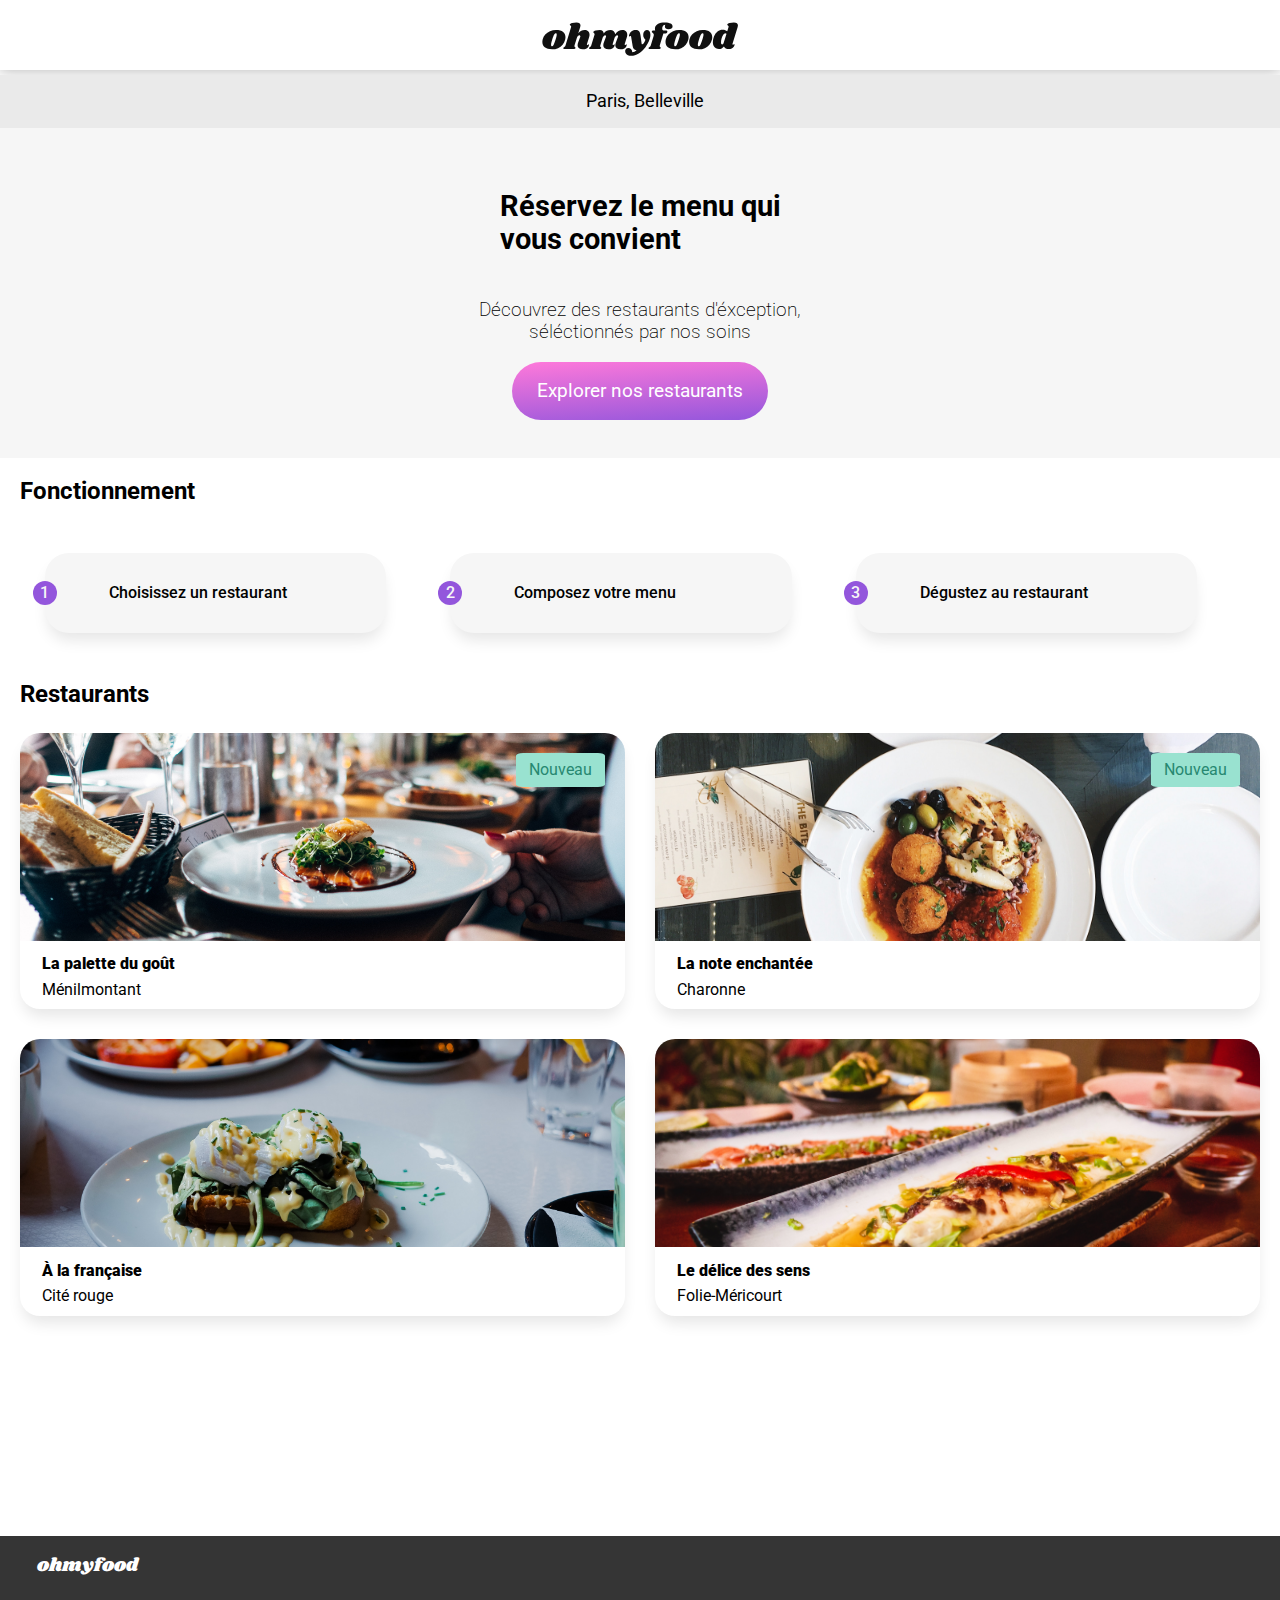
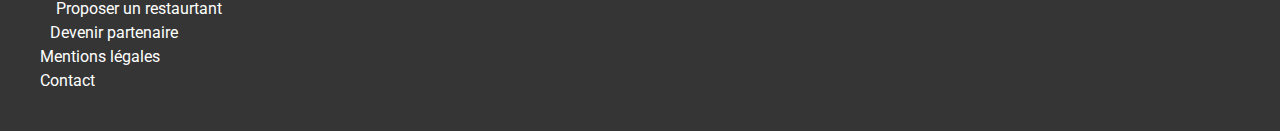
<file: index.html>
<!DOCTYPE html>
<html lang="fr">
  <head>
    <meta charset="UTF-8" />
    <meta
      name="viewport"
      content="wclassth=device-wclassth, initial-scale=1.0"
    />

    <title>OhMyFood test 123</title>
    <!--Favicon-->
    <link rel="icon" href="images/favicon/apple-icon-120x120.png" />
    <!--FontsAwesome icones-->
    <link
      rel="stylesheet"
      href="https://cdnjs.cloudflare.com/ajax/libs/font-awesome/6.0.0-beta2/css/all.min.css"
      integrity="sha512-YWzhKL2whUzgiheMoBFwW8CKV4qpHQAEuvilg9FAn5VJUDwKZZxkJNuGM4XkWuk94WCrrwslk8yWNGmY1EduTA=="
      crossorigin="anonymous"
      referrerpolicy="no-referrer"
    />
    <!--police  -->
    <link rel="preconnect" href="https://fonts.googleapis.com" />
    <link rel="preconnect" href="https://fonts.gstatic.com" crossorigin />
    <link
      href="https://fonts.googleapis.com/css2?family=Roboto:ital,wght@0,100;0,300;0,400;0,500;0,700;0,900;1,100;1,300;1,400;1,500;1,700;1,900&family=Shrikhand&display=swap"
      rel="stylesheet"
    />

    <!-- Feuilles de style perso -->
    <link type="text/css" rel="stylesheet" href="Public/css/style.css" />
  </head>

  <body>
    <header>
      <img src="images/logo/ohmyfood@2x2.svg" alt="logo-ohmyfood" />
    </header>
    <main>
      <div class="loc-banner">
        <i class="fas fa-map-marker-alt"> </i> <span>Paris, Belleville</span>
      </div>
      <section class="intro">
        <h2>
          Réservez le menu qui <br />
          vous convient
        </h2>
        <p>
          <span>Découvrez des restaurants d'éxception,</span>
          <span>séléctionnés par nos soins</span>
        </p>
        <a href="#">Explorer nos restaurants</a>
      </section>
      <div class="main-wrapper">
        <section class="process">
          <h2>Fonctionnement</h2>
          <div class="process-list">
            <p class="steps">
              <span>1</span> <i class="fas fa-mobile-alt fa-lg"></i>Choisissez
              un restaurant
            </p>
            <p class="steps">
              <span>2</span> <i class="fas fa-list-ul fa-lg"></i>Composez votre
              menu
            </p>
            <p class="steps">
              <span>3</span> <i class="fas fa-store fa-lg"></i>Dégustez au
              restaurant
            </p>
          </div>
        </section>
        <section class="resto">
          <h2>Restaurants</h2>
          <div class="resto-wrapper">
            <div class="resto-col">
              <a class="resto-card" href="PaletteDuGout.html">
                <div class="resto-img">
                  <img
                    class="resto-photo"
                    src="images/restaurants/jay-wennington-N_Y88TWmGwA-unsplash.jpg"
                    alt=""
                  />
                  <div class="sticker">Nouveau</div>
                </div>
                <footer class="card-footer">
                  <div class="resto-txt">
                    <h4 class="resto-name">
                      <strong>La palette du goût</strong>
                    </h4>
                    <span class="resto-loc">Ménilmontant</span>
                  </div>
                  <div class="heart-ico">
                    <i class="far fa-heart"></i>
                  </div>
                </footer>
              </a>
              <a class="resto-card" href="NoteEnchantee.html">
                <div class="resto-img">
                  <img
                    class="resto-photo"
                    src="images/restaurants/stil-u2Lp8tXIcjw-unsplash.jpg"
                    alt=""
                  />
                  <div class="sticker">Nouveau</div>
                </div>
                <footer class="card-footer">
                  <div class="resto-txt">
                    <h4 class="resto-name">
                      <strong>La note enchantée</strong>
                    </h4>
                    <span class="resto-loc">Charonne</span>
                  </div>
                  <div class="heart-ico">
                    <i class="far fa-heart"></i>
                  </div>
                </footer>
              </a>
            </div>
            <div class="resto-col">
              <a class="resto-card" href="#">
                <div class="resto-img">
                  <img
                    class="resto-photo"
                    src="images/restaurants/toa-heftiba-DQKerTsQwi0-unsplash.jpg"
                    alt=""
                  />
                </div>
                <footer class="card-footer">
                  <div class="resto-txt">
                    <h4 class="resto-name"><strong>À la française</strong></h4>
                    <span class="resto-loc">Cité rouge</span>
                  </div>
                  <div class="heart-ico">
                    <i class="far fa-heart"></i>
                  </div>
                </footer>
              </a>
              <a class="resto-card" href="#">
                <div class="resto-img">
                  <img
                    class="resto-photo"
                    src="images/restaurants/louis-hansel-shotsoflouis-qNBGVyOCY8Q-unsplash.jpg"
                    alt=""
                  />
                </div>
                <footer class="card-footer">
                  <div class="resto-txt">
                    <h4 class="resto-name">
                      <strong>Le délice des sens</strong>
                    </h4>
                    <span class="resto-loc">Folie-Méricourt</span>
                  </div>
                  <div class="heart-ico">
                    <i class="far fa-heart"></i>
                  </div>
                </footer>
              </a>
            </div>
          </div>
        </section>
      </div>
    </main>
    <footer class="footer">
      <h3>ohmyfood</h3>
      <ul>
        <li><i class="fas fa-utensils"></i>Proposer un restaurtant</li>
        <li><i class="fas fa-hands-helping"></i>Devenir partenaire</li>
        <li>Mentions légales</li>
        <li>Contact</li>
      </ul>
    </footer>
  </body>
</html>
</file>
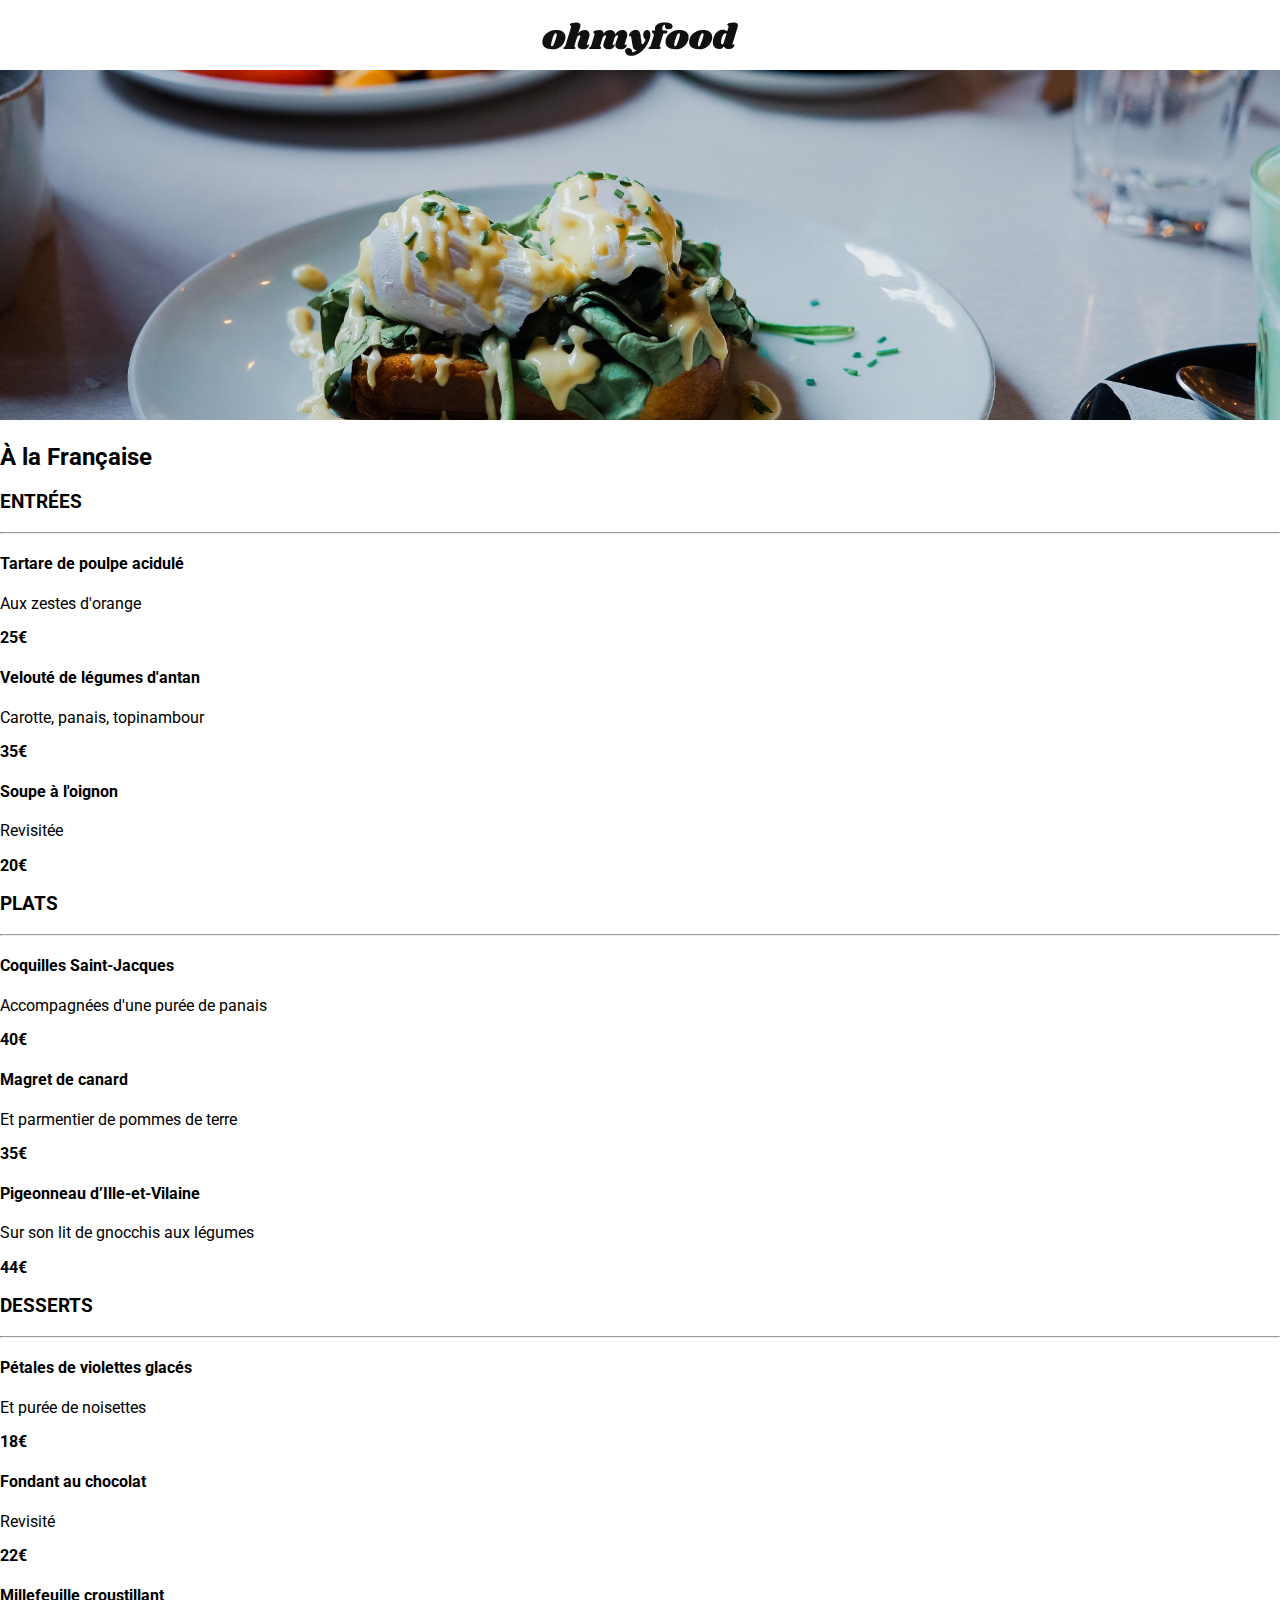
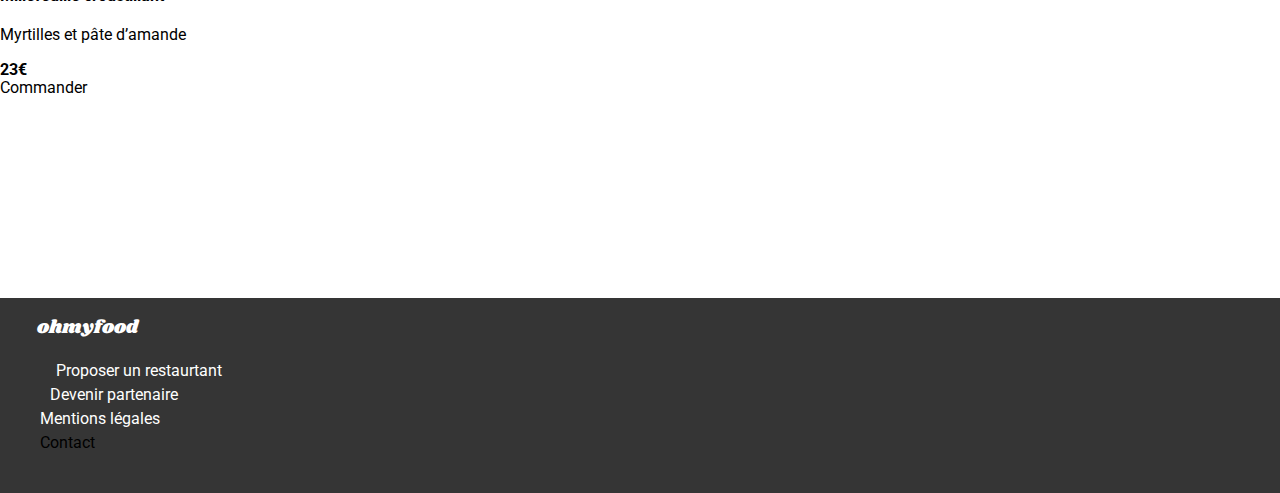
<file: AlaFrancaise.html>
<!DOCTYPE html>
<html lang="fr">
  <head>
    <meta charset="UTF-8" />
    <meta name="viewport" content="width=device-width, initial-scale=1.0" />

    <title>À la Française</title>
    <!-- Favicon -->
    <link rel="icon" href="images/favicon/favicon.ico" />
    <!--FontsAwesome icones-->
    <link
      rel="stylesheet"
      href="https://cdnjs.cloudflare.com/ajax/libs/font-awesome/6.0.0-beta2/css/all.min.css"
      integrity="sha512-YWzhKL2whUzgiheMoBFwW8CKV4qpHQAEuvilg9FAn5VJUDwKZZxkJNuGM4XkWuk94WCrrwslk8yWNGmY1EduTA=="
      crossorigin="anonymous"
      referrerpolicy="no-referrer"
    />
    <!--police  -->
    <link rel="preconnect" href="https://fonts.googleapis.com" />
    <link rel="preconnect" href="https://fonts.gstatic.com" crossorigin />
    <link
      href="https://fonts.googleapis.com/css2?family=Roboto:ital,wght@0,100;0,300;0,400;0,500;0,700;0,900;1,100;1,300;1,400;1,500;1,700;1,900&family=Shrikhand&display=swap"
      rel="stylesheet"
    />

    <!--Feuilles de style perso-->
    <link type="text/css" rel="stylesheet" href="Public/css/style.css" />
  </head>

  <body>
    <header>
      <a class="return" href="index.html"><i class="fas fa-arrow-left"></i></a>
      <a class="link-menu" href="index.html"
        ><img src="images/logo/ohmyfood@2x2.svg" alt="logo-ohmyfood"
      /></a>
    </header>
    <main>
      <div class="ban_photo">
        <img
          class="pic-resto"
          src="images/restaurants/toa-heftiba-DQKerTsQwi0-unsplash.jpg"
          alt="assiette gastronimique avec salade sur lit de saumon, avec cocquille saint-jacques"
        />
      </div>
      <section class="menu">
        <div class="main__wrapper">
          <h2>
            À la Française
            <span class="coeur"
              ><label class="heart">
                <i class="far fa-heart heart__anim--empty"></i>
                <i class="far fa-heart heart__anim--mask"></i> </label
            ></span>
          </h2>
          <div class="type__wrapper">
            <div class="menu__wrapper">
              <div class="type_plus_Underline">
                <h3 class="menu__type starter">ENTRÉES</h3>
                <hr class="type__underline" />
              </div>
              <div class="item fadeInFun1">
                <div class="item__txt">
                  <h4 class="item__txt--tittle">Tartare de poulpe acidulé</h4>
                  <p class="item__txt--desc">Aux zestes d'orange</p>
                </div>
                <div class="item__price">
                  <strong>25€</strong>
                </div>
                <div class="item__check">
                  <i class="fas fa-check-circle item__check--ico"></i>
                </div>
              </div>
              <div class="item fadeInFun2">
                <div class="item__txt">
                  <h4 class="item__txt--tittle">Velouté de légumes d'antan</h4>
                  <p class="item__txt--desc">Carotte, panais, topinambour</p>
                </div>
                <div class="item__price">
                  <strong>35€</strong>
                </div>
                <div class="item__check">
                  <i class="fas fa-check-circle item__check--ico"></i>
                </div>
              </div>
              <div class="item fadeInFun3">
                <div class="item__txt">
                  <h4 class="item__txt--tittle">Soupe à l'oignon</h4>
                  <p class="item__txt--desc">Revisitée</p>
                </div>
                <div class="item__price">
                  <strong>20€</strong>
                </div>
                <div class="item__check">
                  <i class="fas fa-check-circle item__check--ico"></i>
                </div>
              </div>
            </div>
            <div class="menu__wrapper">
              <div class="type_plus_Underline">
                <h3 class="menu__type dish">PLATS</h3>
                <hr class="type__underline" />
              </div>
              <div class="item fadeInFun1">
                <div class="item__txt">
                  <h4 class="item__txt--tittle">Coquilles Saint-Jacques</h4>
                  <p class="item__txt--desc">
                    Accompagnées d'une purée de panais
                  </p>
                </div>
                <div class="item__price">
                  <strong>40€</strong>
                </div>
                <div class="item__check">
                  <i class="fas fa-check-circle item__check--ico"></i>
                </div>
              </div>
              <div class="item fadeInFun2">
                <div class="item__txt">
                  <h4 class="item__txt--tittle">Magret de canard</h4>
                  <p class="item__txt--desc">
                    Et parmentier de pommes de terre
                  </p>
                </div>
                <div class="item__price">
                  <strong>35€</strong>
                </div>
                <div class="item__check">
                  <i class="fas fa-check-circle item__check--ico"></i>
                </div>
              </div>
              <div class="item fadeInFun3">
                <div class="item__txt">
                  <h4 class="item__txt--tittle">
                    Pigeonneau d’Ille-et-Vilaine
                  </h4>
                  <p class="item__txt--desc">
                    Sur son lit de gnocchis aux légumes
                  </p>
                </div>
                <div class="item__price">
                  <strong>44€</strong>
                </div>
                <div class="item__check">
                  <i class="fas fa-check-circle item__check--ico"></i>
                </div>
              </div>
            </div>
            <div class="menu__wrapper">
              <div class="type_plus_Underline">
                <h3 class="menu__type dessert">DESSERTS</h3>
                <hr class="type__underline" />
              </div>
              <div class="item fadeInFun1">
                <div class="item__txt">
                  <h4 class="item__txt--tittle">Pétales de violettes glacés</h4>
                  <p class="item__txt--desc">Et purée de noisettes</p>
                </div>
                <div class="item__price">
                  <strong>18€</strong>
                </div>
                <div class="item__check">
                  <i class="fas fa-check-circle item__check--ico"></i>
                </div>
              </div>
              <div class="item fadeInFun2">
                <div class="item__txt">
                  <h4 class="item__txt--tittle">Fondant au chocolat</h4>
                  <p class="item__txt--desc">Revisité</p>
                </div>
                <div class="item__price">
                  <strong>22€</strong>
                </div>
                <div class="item__check">
                  <i class="fas fa-check-circle item__check--ico"></i>
                </div>
              </div>
              <div class="item fadeInFun3">
                <div class="item__txt">
                  <h4 class="item__txt--tittle">Millefeuille croustillant</h4>
                  <p class="item__txt--desc">Myrtilles et pâte d’amande</p>
                </div>
                <div class="item__price">
                  <strong>23€</strong>
                </div>
                <div class="item__check">
                  <i class="fas fa-check-circle item__check--ico"></i>
                </div>
              </div>
            </div>
          </div>
        </div>
        <span class="button__wrapper"
          ><a class="button" href="#">Commander</a></span
        >
      </section>
    </main>
    <footer class="footer">
      <h3>ohmyfood</h3>
      <ul>
        <li><i class="fas fa-utensils"></i>Proposer un restaurtant</li>
        <li><i class="fas fa-hands-helping"></i>Devenir partenaire</li>
        <li>Mentions légales</li>
        <li class="footer_contact">
          <a href="mailto:contact@ohmyfood.com">Contact</a>
        </li>
      </ul>
    </footer>
  </body>
</html>
</file>
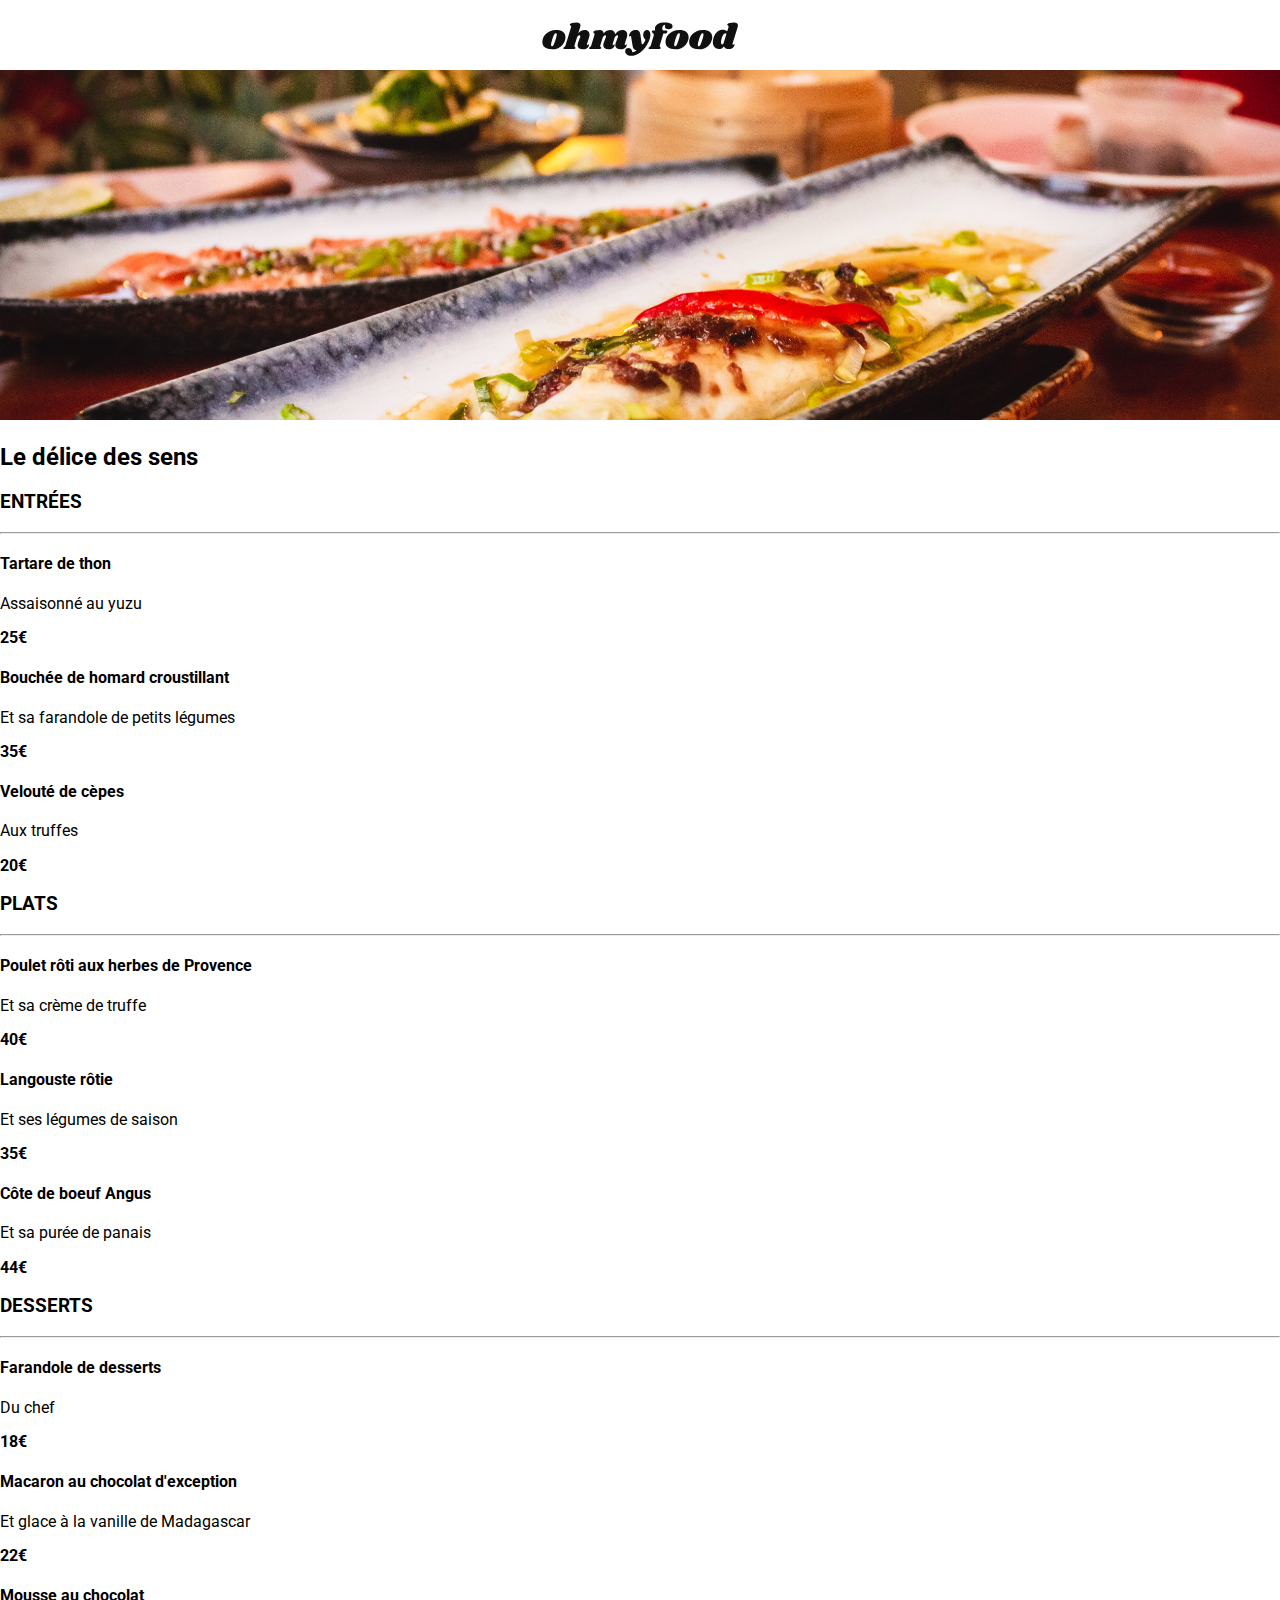
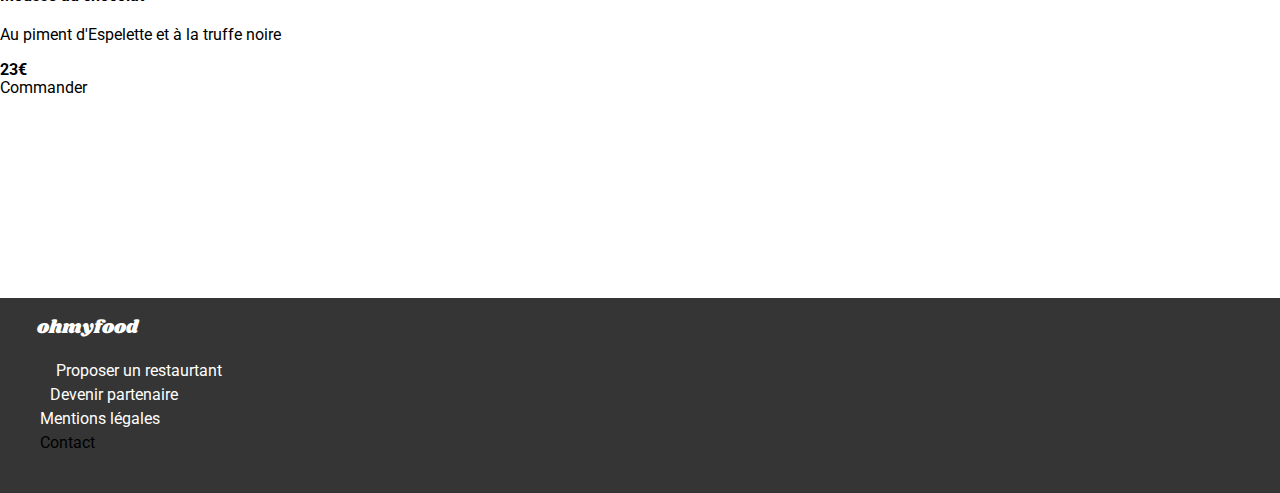
<file: DeliceDesSens.html>
<!DOCTYPE html>
<html lang="fr">
  <head>
    <meta charset="UTF-8" />
    <meta name="viewport" content="width=device-width, initial-scale=1.0" />

    <title>Le délice des sens</title>
    <!-- Favicon -->
    <link rel="icon" href="images/favicon/favicon.ico" />
    <!--FontsAwesome icones-->
    <link
      rel="stylesheet"
      href="https://cdnjs.cloudflare.com/ajax/libs/font-awesome/6.0.0-beta2/css/all.min.css"
      integrity="sha512-YWzhKL2whUzgiheMoBFwW8CKV4qpHQAEuvilg9FAn5VJUDwKZZxkJNuGM4XkWuk94WCrrwslk8yWNGmY1EduTA=="
      crossorigin="anonymous"
      referrerpolicy="no-referrer"
    />
    <!--police  -->
    <link rel="preconnect" href="https://fonts.googleapis.com" />
    <link rel="preconnect" href="https://fonts.gstatic.com" crossorigin />
    <link
      href="https://fonts.googleapis.com/css2?family=Roboto:ital,wght@0,100;0,300;0,400;0,500;0,700;0,900;1,100;1,300;1,400;1,500;1,700;1,900&family=Shrikhand&display=swap"
      rel="stylesheet"
    />

    <!--Feuilles de style perso-->
    <link type="text/css" rel="stylesheet" href="Public/css/style.css" />
  </head>

  <body>
    <header>
      <a class="return" href="index.html"><i class="fas fa-arrow-left"></i></a>
      <a class="link-menu" href="index.html"
        ><img src="images/logo/ohmyfood@2x2.svg" alt="logo-ohmyfood"
      /></a>
    </header>
    <main>
      <div class="ban_photo">
        <img
          class="pic-resto"
          src="images/restaurants/louis-hansel-shotsoflouis-qNBGVyOCY8Q-unsplash.jpg"
          alt="Longues assiettes d'entrée en forme de couteau des mers géant, plat méditéranéen"
        />
      </div>
      <section class="menu">
        <div class="main__wrapper">
          <h2>
            Le délice des sens<span class="coeur"
              ><label class="heart">
                <i class="far fa-heart heart__anim--empty"></i>
                <i class="far fa-heart heart__anim--mask"></i>
              </label>
            </span>
          </h2>
          <div class="type__wrapper">
            <div class="menu__wrapper">
              <div class="type_plus_Underline">
                <h3 class="menu__type starter">ENTRÉES</h3>
                <hr class="type__underline" />
              </div>
              <div class="item zoomin1">
                <div class="item__txt">
                  <h4 class="item__txt--tittle">Tartare de thon</h4>
                  <p class="item__txt--desc">Assaisonné au yuzu</p>
                </div>
                <div class="item__price">
                  <strong>25€</strong>
                </div>
                <div class="item__check">
                  <i class="fas fa-check-circle item__check--ico"></i>
                </div>
              </div>
              <div class="item zoomin2">
                <div class="item__txt">
                  <h4 class="item__txt--tittle">
                    Bouchée de homard croustillant
                  </h4>
                  <p class="item__txt--desc">
                    Et sa farandole de petits légumes
                  </p>
                </div>
                <div class="item__price">
                  <strong>35€</strong>
                </div>
                <div class="item__check">
                  <i class="fas fa-check-circle item__check--ico"></i>
                </div>
              </div>
              <div class="item zoomin3">
                <div class="item__txt">
                  <h4 class="item__txt--tittle">Velouté de cèpes</h4>
                  <p class="item__txt--desc">Aux truffes</p>
                </div>
                <div class="item__price">
                  <strong>20€</strong>
                </div>
                <div class="item__check">
                  <i class="fas fa-check-circle item__check--ico"></i>
                </div>
              </div>
            </div>
            <div class="menu__wrapper">
              <div class="type_plus_Underline">
                <h3 class="menu__type dish">PLATS</h3>
                <hr class="type__underline" />
              </div>
              <div class="item zoomin1">
                <div class="item__txt">
                  <h4 class="item__txt--tittle">
                    Poulet rôti aux herbes de Provence
                  </h4>
                  <p class="item__txt--desc">Et sa crème de truffe</p>
                </div>
                <div class="item__price">
                  <strong>40€</strong>
                </div>
                <div class="item__check">
                  <i class="fas fa-check-circle item__check--ico"></i>
                </div>
              </div>
              <div class="item zoomin2">
                <div class="item__txt">
                  <h4 class="item__txt--tittle">Langouste rôtie</h4>
                  <p class="item__txt--desc">Et ses légumes de saison</p>
                </div>
                <div class="item__price">
                  <strong>35€</strong>
                </div>
                <div class="item__check">
                  <i class="fas fa-check-circle item__check--ico"></i>
                </div>
              </div>
              <div class="item zoomin3">
                <div class="item__txt">
                  <h4 class="item__txt--tittle">Côte de boeuf Angus</h4>
                  <p class="item__txt--desc">Et sa purée de panais</p>
                </div>
                <div class="item__price">
                  <strong>44€</strong>
                </div>
                <div class="item__check">
                  <i class="fas fa-check-circle item__check--ico"></i>
                </div>
              </div>
            </div>
            <div class="menu__wrapper">
              <div class="type_plus_Underline">
                <h3 class="menu__type dessert">DESSERTS</h3>
                <hr class="type__underline" />
              </div>
              <div class="item zoomin1">
                <div class="item__txt">
                  <h4 class="item__txt--tittle">Farandole de desserts</h4>
                  <p class="item__txt--desc">Du chef</p>
                </div>
                <div class="item__price">
                  <strong>18€</strong>
                </div>
                <div class="item__check">
                  <i class="fas fa-check-circle item__check--ico"></i>
                </div>
              </div>
              <div class="item zoomin2">
                <div class="item__txt">
                  <h4 class="item__txt--tittle">
                    Macaron au chocolat d'exception
                  </h4>
                  <p class="item__txt--desc">
                    Et glace à la vanille de Madagascar
                  </p>
                </div>
                <div class="item__price">
                  <strong>22€</strong>
                </div>
                <div class="item__check">
                  <i class="fas fa-check-circle item__check--ico"></i>
                </div>
              </div>
              <div class="item zoomin3">
                <div class="item__txt">
                  <h4 class="item__txt--tittle">Mousse au chocolat</h4>
                  <p class="item__txt--desc">
                    Au piment d'Espelette et à la truffe noire
                  </p>
                </div>
                <div class="item__price">
                  <strong>23€</strong>
                </div>
                <div class="item__check">
                  <i class="fas fa-check-circle item__check--ico"></i>
                </div>
              </div>
            </div>
          </div>
        </div>
        <span class="button__wrapper"
          ><a class="button" href="#">Commander</a></span
        >
      </section>
    </main>
    <footer class="footer">
      <h3>ohmyfood</h3>
      <ul>
        <li><i class="fas fa-utensils"></i>Proposer un restaurtant</li>
        <li><i class="fas fa-hands-helping"></i>Devenir partenaire</li>
        <li>Mentions légales</li>
        <li class="footer_contact">
          <a href="mailto:contact@ohmyfood.com">Contact</a>
        </li>
      </ul>
    </footer>
  </body>
</html>
</file>
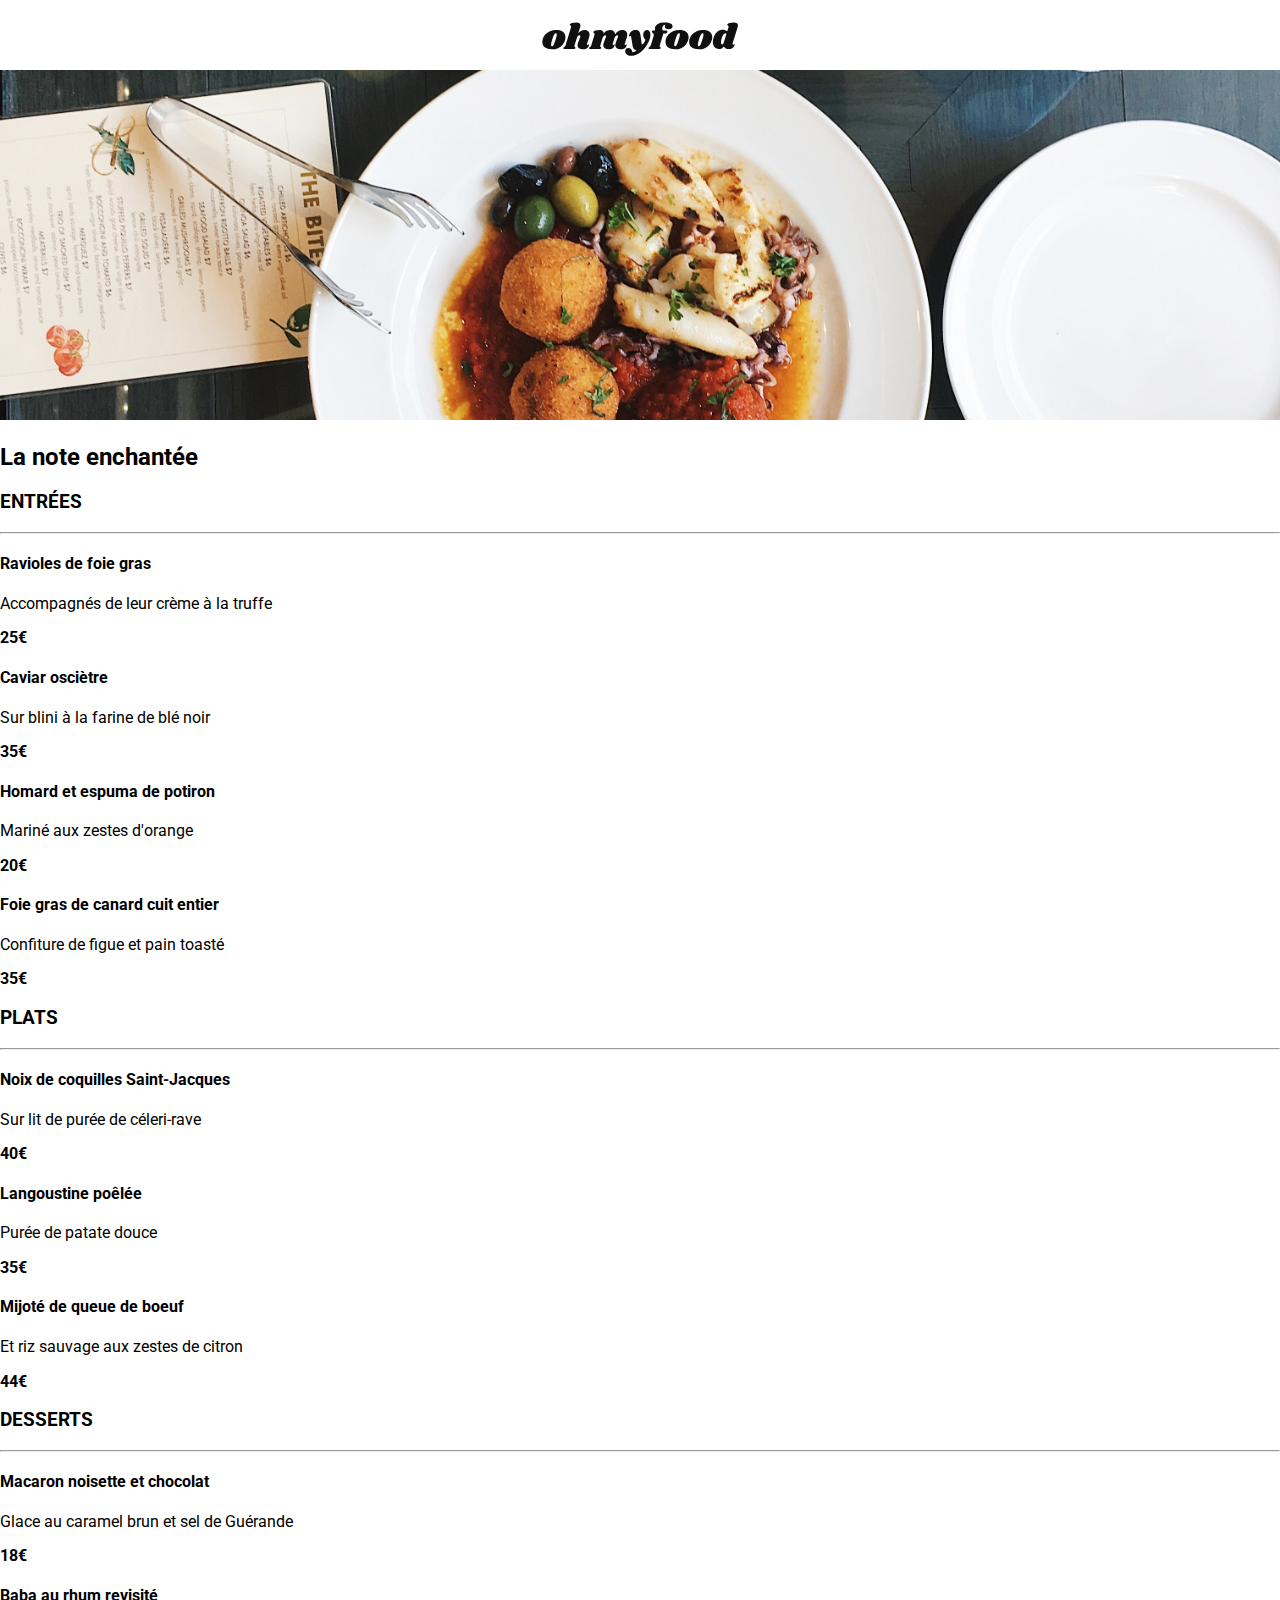
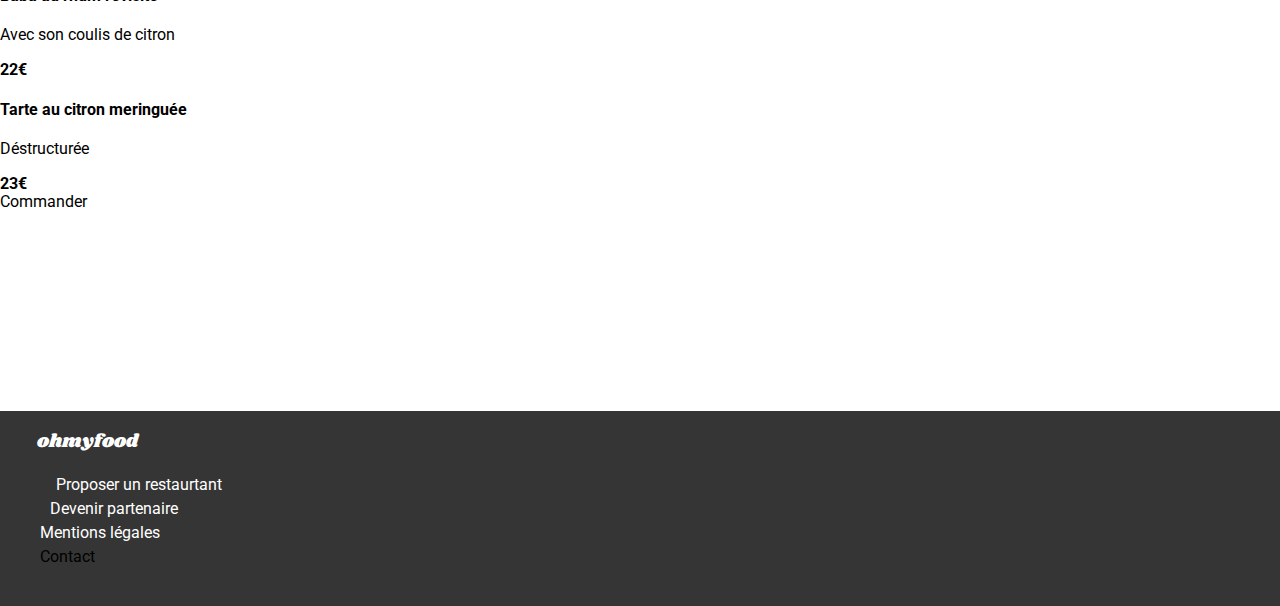
<file: NoteEnchantee.html>
<!DOCTYPE html>
<html lang="fr">
  <head>
    <meta charset="UTF-8" />
    <meta name="viewport" content="width=device-width, initial-scale=1.0" />
    <title>La Note Enchantée</title>
    <!-- Favicon -->
    <link rel="icon" href="images/favicon/favicon.ico" />
    <!--FontsAwesome icones-->
    <link
      rel="stylesheet"
      href="https://cdnjs.cloudflare.com/ajax/libs/font-awesome/6.0.0-beta2/css/all.min.css"
      integrity="sha512-YWzhKL2whUzgiheMoBFwW8CKV4qpHQAEuvilg9FAn5VJUDwKZZxkJNuGM4XkWuk94WCrrwslk8yWNGmY1EduTA=="
      crossorigin="anonymous"
      referrerpolicy="no-referrer"
    />
    <!--police  -->
    <link rel="preconnect" href="https://fonts.googleapis.com" />
    <link rel="preconnect" href="https://fonts.gstatic.com" crossorigin />
    <link
      href="https://fonts.googleapis.com/css2?family=Roboto:ital,wght@0,100;0,300;0,400;0,500;0,700;0,900;1,100;1,300;1,400;1,500;1,700;1,900&family=Shrikhand&display=swap"
      rel="stylesheet"
    />
    <!--Feuilles de style perso-->
    <link type="text/css" rel="stylesheet" href="Public/css/style.css" />
  </head>

  <body>
    <header>
      <a class="return" href="index.html"><i class="fas fa-arrow-left"></i></a>
      <a class="link-menu" href="index.html"
        ><img src="images/logo/ohmyfood@2x2.svg" alt="logo-ohmyfood"
      /></a>
    </header>
    <main>
      <div class="ban_photo">
        <img
          class="pic-resto"
          src="images/restaurants/stil-u2Lp8tXIcjw-unsplash.jpg"
          alt="Calamar et tapas, assaisonement du sud"
        />
      </div>
      <section class="menu">
        <div class="main__wrapper">
          <h2>
            La note enchantée
            <span class="coeur"
              ><label class="heart">
                <i class="far fa-heart heart__anim--empty"></i>
                <i class="far fa-heart heart__anim--mask"></i>
              </label>
            </span>
          </h2>
          <div class="type__wrapper">
            <div class="menu__wrapper">
              <div class="type_plus_Underline">
                <h3 class="menu__type starter">ENTRÉES</h3>
                <hr class="type__underline" />
              </div>
              <div class="item fadeInScale1">
                <div class="item__txt">
                  <h4 class="item__txt--tittle">Ravioles de foie gras</h4>
                  <p class="item__txt--desc">
                    Accompagnés de leur crème à la truffe
                  </p>
                </div>
                <div class="item__price">
                  <strong>25€</strong>
                </div>
                <div class="item__check">
                  <i class="fas fa-check-circle item__check--ico"></i>
                </div>
              </div>
              <div class="item fadeInScale2">
                <div class="item__txt">
                  <h4 class="item__txt--tittle">Caviar osciètre</h4>
                  <p class="item__txt--desc">
                    Sur blini à la farine de blé noir
                  </p>
                </div>
                <div class="item__price">
                  <strong>35€</strong>
                </div>
                <div class="item__check">
                  <i class="fas fa-check-circle item__check--ico"></i>
                </div>
              </div>
              <div class="item fadeInScale3">
                <div class="item__txt">
                  <h4 class="item__txt--tittle">Homard et espuma de potiron</h4>
                  <p class="item__txt--desc">Mariné aux zestes d'orange</p>
                </div>
                <div class="item__price">
                  <strong>20€</strong>
                </div>
                <div class="item__check">
                  <i class="fas fa-check-circle item__check--ico"></i>
                </div>
              </div>
              <div class="item fadeInScale4">
                <div class="item__txt">
                  <h4 class="item__txt--tittle">
                    Foie gras de canard cuit entier
                  </h4>
                  <p class="item__txt--desc">
                    Confiture de figue et pain toasté
                  </p>
                </div>
                <div class="item__price">
                  <strong>35€</strong>
                </div>
                <div class="item__check">
                  <i class="fas fa-check-circle item__check--ico"></i>
                </div>
              </div>
            </div>
            <div class="menu__wrapper">
              <div class="type_plus_Underline">
                <h3 class="menu__type dish">PLATS</h3>
                <hr class="type__underline" />
              </div>
              <div class="item fadeInScale1">
                <div class="item__txt">
                  <h4 class="item__txt--tittle">
                    Noix de coquilles Saint-Jacques
                  </h4>
                  <p class="item__txt--desc">Sur lit de purée de céleri-rave</p>
                </div>
                <div class="item__price">
                  <strong>40€</strong>
                </div>
                <div class="item__check">
                  <i class="fas fa-check-circle item__check--ico"></i>
                </div>
              </div>
              <div class="item fadeInScale2">
                <div class="item__txt">
                  <h4 class="item__txt--tittle">Langoustine poêlée</h4>
                  <p class="item__txt--desc">Purée de patate douce</p>
                </div>
                <div class="item__price">
                  <strong>35€</strong>
                </div>
                <div class="item__check">
                  <i class="fas fa-check-circle item__check--ico"></i>
                </div>
              </div>
              <div class="item fadeInScale3">
                <div class="item__txt">
                  <h4 class="item__txt--tittle">Mijoté de queue de boeuf</h4>
                  <p class="item__txt--desc">
                    Et riz sauvage aux zestes de citron
                  </p>
                </div>
                <div class="item__price">
                  <strong>44€</strong>
                </div>
                <div class="item__check">
                  <i class="fas fa-check-circle item__check--ico"></i>
                </div>
              </div>
            </div>
            <div class="menu__wrapper">
              <div class="type_plus_Underline">
                <h3 class="menu__type dessert">DESSERTS</h3>
                <hr class="type__underline" />
              </div>
              <div class="item fadeInScale1">
                <div class="item__txt">
                  <h4 class="item__txt--tittle">
                    Macaron noisette et chocolat
                  </h4>
                  <p class="item__txt--desc">
                    Glace au caramel brun et sel de Guérande
                  </p>
                </div>
                <div class="item__price">
                  <strong>18€</strong>
                </div>
                <div class="item__check">
                  <i class="fas fa-check-circle item__check--ico"></i>
                </div>
              </div>
              <div class="item fadeInScale2">
                <div class="item__txt">
                  <h4 class="item__txt--tittle">Baba au rhum revisité</h4>
                  <p class="item__txt--desc">Avec son coulis de citron</p>
                </div>
                <div class="item__price">
                  <strong>22€</strong>
                </div>
                <div class="item__check">
                  <i class="fas fa-check-circle item__check--ico"></i>
                </div>
              </div>
              <div class="item fadeInScale3">
                <div class="item__txt">
                  <h4 class="item__txt--tittle">Tarte au citron meringuée</h4>
                  <p class="item__txt--desc">Déstructurée</p>
                </div>
                <div class="item__price">
                  <strong>23€</strong>
                </div>
                <div class="item__check">
                  <i class="fas fa-check-circle item__check--ico"></i>
                </div>
              </div>
            </div>
          </div>
        </div>
        <span class="button__wrapper"
          ><a class="button" href="#">Commander</a></span
        >
      </section>
    </main>
    <footer class="footer">
      <h3>ohmyfood</h3>
      <ul>
        <li><i class="fas fa-utensils"></i>Proposer un restaurtant</li>
        <li><i class="fas fa-hands-helping"></i>Devenir partenaire</li>
        <li>Mentions légales</li>
        <li class="footer_contact">
          <a href="mailto:contact@ohmyfood.com">Contact</a>
        </li>
      </ul>
    </footer>
  </body>
</html>
</file>
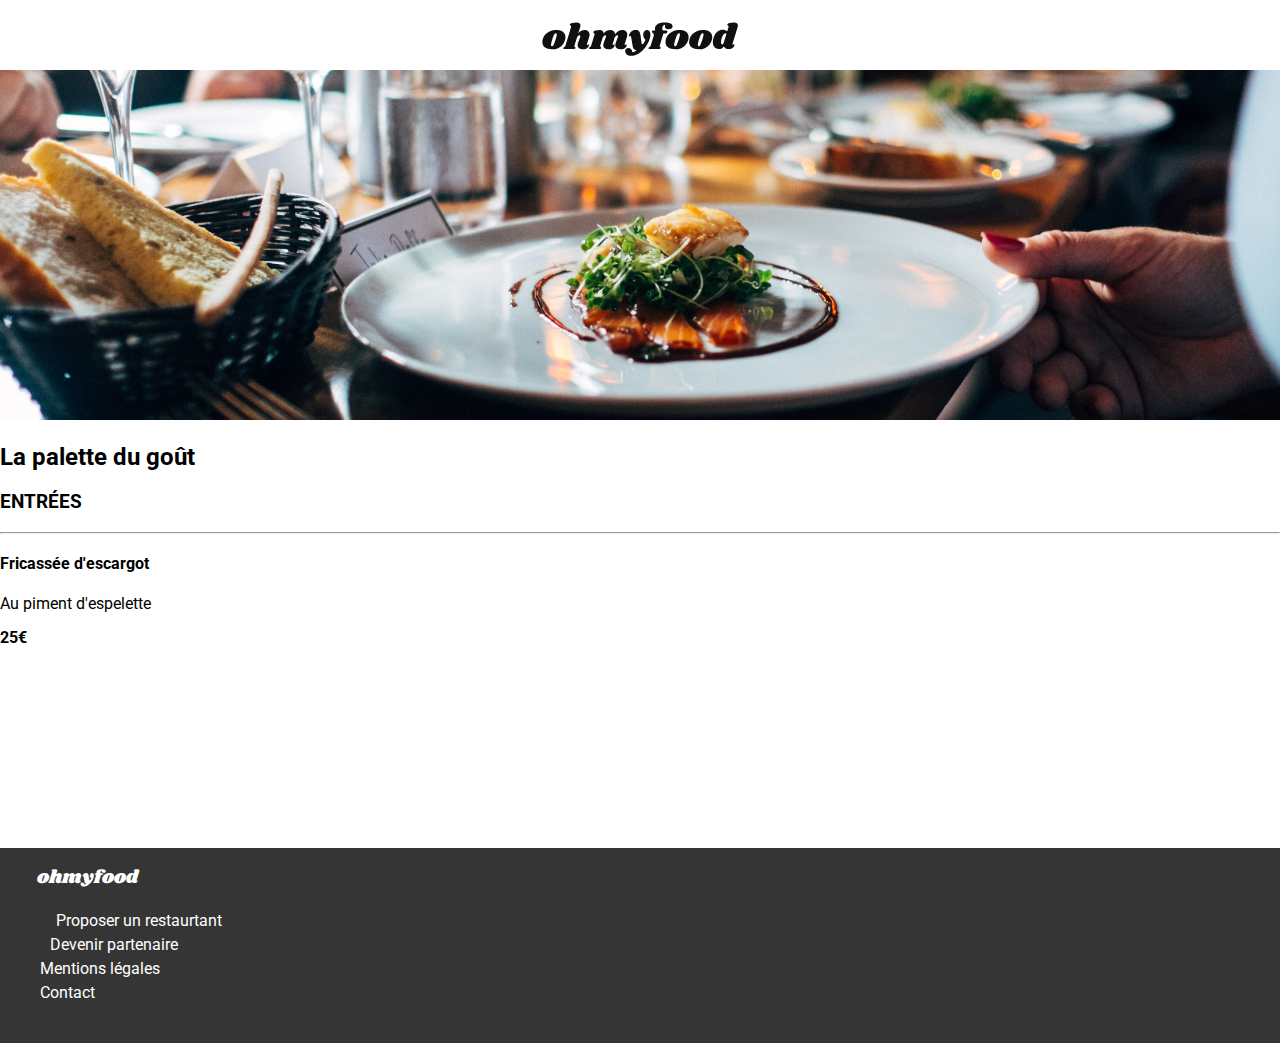
<file: PaletteDuGout.html>
<!DOCTYPE html>
<html lang="fr">
  <head>
    <meta charset="UTF-8" />
    <meta name="viewport" content="width=device-width, initial-scale=1.0" />

    <title>La palette du gout</title>
    <!-- Favicon -->
    <link rel="icon" href="images/favicon/favicon.ico" />
    <!--FontsAwesome icones-->
    <link
      rel="stylesheet"
      href="https://cdnjs.cloudflare.com/ajax/libs/font-awesome/6.0.0-beta2/css/all.min.css"
      integrity="sha512-YWzhKL2whUzgiheMoBFwW8CKV4qpHQAEuvilg9FAn5VJUDwKZZxkJNuGM4XkWuk94WCrrwslk8yWNGmY1EduTA=="
      crossorigin="anonymous"
      referrerpolicy="no-referrer"
    />
    <!--police  -->
    <link rel="preconnect" href="https://fonts.googleapis.com" />
    <link rel="preconnect" href="https://fonts.gstatic.com" crossorigin />
    <link
      href="https://fonts.googleapis.com/css2?family=Roboto:ital,wght@0,100;0,300;0,400;0,500;0,700;0,900;1,100;1,300;1,400;1,500;1,700;1,900&family=Shrikhand&display=swap"
      rel="stylesheet"
    />

    <!--Feuilles de style perso-->
    <link type="text/css" rel="stylesheet" href="Public/css/style.css" />
  </head>

  <body>
    <header>
      <a class="return" href="index.html"><i class="fas fa-arrow-left"></i></a>
      <img src="images/logo/ohmyfood@2x2.svg" alt="logo-ohmyfood" />
    </header>
    <main>
      <div class="ban-photo">
        <img
          class="pic-resto"
          src="images/restaurants/jay-wennington-N_Y88TWmGwA-unsplash.jpg"
          alt="assiette gastronimique avec salade sur lit de saumon, avec cocquilel saint-jacques"
        />
      </div>
      <section class="menu">
        <div class="main-wrapper">
          <h2>
            La palette du goût
            <span class="coeur"><i class="far fa-heart"></i></span>
          </h2>
          <div class="menu-wrapper">
            <h3 class="menu-type">ENTRÉES</h3>
            <hr class="type-underline" />
            <div class="item-card">
              <div class="item-txt">
                <h4 class="item-title">Fricassée d'escargot</h4>
                <p class="item-desc">Au piment d'espelette</p>
              </div>
              <div class="item-price"><strong>25€</strong></div>
            </div>
          </div>
        </div>
      </section>
    </main>
    <footer class="footer">
      <h3>ohmyfood</h3>
      <ul>
        <li><i class="fas fa-utensils"></i>Proposer un restaurtant</li>
        <li><i class="fas fa-hands-helping"></i>Devenir partenaire</li>
        <li>Mentions légales</li>
        <li>Contact</li>
      </ul>
    </footer>
  </body>
</html>
</file>
<file: Public/css/style.css>
@charset "UTF-8";
/*! normalize.css v8.0.1 | MIT License | github.com/necolas/normalize.css */
/* Document
   ========================================================================== */
/**
 * 1. Correct the line height in all browsers.
 * 2. Prevent adjustments of font size after orientation changes in iOS.
 */
html {
  line-height: 1.15;
  /* 1 */
  -webkit-text-size-adjust: 100%;
  /* 2 */
}

/* Sections
   ========================================================================== */
/**
 * Remove the margin in all browsers.
 */
body {
  margin: 0;
}

/**
 * Render the `main` element consistently in IE.
 */
main {
  display: block;
}

/**
 * Correct the font size and margin on `h1` elements within `section` and
 * `article` contexts in Chrome, Firefox, and Safari.
 */
h1 {
  font-size: 2em;
  margin: 0.67em 0;
}

/* Grouping content
   ========================================================================== */
/**
 * 1. Add the correct box sizing in Firefox.
 * 2. Show the overflow in Edge and IE.
 */
hr {
  -webkit-box-sizing: content-box;
  box-sizing: content-box;
  /* 1 */
  height: 0;
  /* 1 */
  overflow: visible;
  /* 2 */
}

/**
 * 1. Correct the inheritance and scaling of font size in all browsers.
 * 2. Correct the odd `em` font sizing in all browsers.
 */
pre {
  font-family: monospace, monospace;
  /* 1 */
  font-size: 1em;
  /* 2 */
}

/* Text-level semantics
   ========================================================================== */
/**
 * Remove the gray background on active links in IE 10.
 */
a {
  background-color: transparent;
}

/**
 * 1. Remove the bottom border in Chrome 57-
 * 2. Add the correct text decoration in Chrome, Edge, IE, Opera, and Safari.
 */
abbr[title] {
  border-bottom: none;
  /* 1 */
  text-decoration: underline;
  /* 2 */
  -webkit-text-decoration: underline dotted;
  text-decoration: underline dotted;
  /* 2 */
}

/**
 * Add the correct font weight in Chrome, Edge, and Safari.
 */
b,
strong {
  font-weight: bolder;
}

/**
 * 1. Correct the inheritance and scaling of font size in all browsers.
 * 2. Correct the odd `em` font sizing in all browsers.
 */
code,
kbd,
samp {
  font-family: monospace, monospace;
  /* 1 */
  font-size: 1em;
  /* 2 */
}

/**
 * Add the correct font size in all browsers.
 */
small {
  font-size: 80%;
}

/**
 * Prevent `sub` and `sup` elements from affecting the line height in
 * all browsers.
 */
sub,
sup {
  font-size: 75%;
  line-height: 0;
  position: relative;
  vertical-align: baseline;
}

sub {
  bottom: -0.25em;
}

sup {
  top: -0.5em;
}

/* Embedded content
   ========================================================================== */
/**
 * Remove the border on images inside links in IE 10.
 */
img {
  border-style: none;
}

/* Forms
   ========================================================================== */
/**
 * 1. Change the font styles in all browsers.
 * 2. Remove the margin in Firefox and Safari.
 */
button,
input,
optgroup,
select,
textarea {
  font-family: inherit;
  /* 1 */
  font-size: 100%;
  /* 1 */
  line-height: 1.15;
  /* 1 */
  margin: 0;
  /* 2 */
}

/**
 * Show the overflow in IE.
 * 1. Show the overflow in Edge.
 */
button,
input {
  /* 1 */
  overflow: visible;
}

/**
 * Remove the inheritance of text transform in Edge, Firefox, and IE.
 * 1. Remove the inheritance of text transform in Firefox.
 */
button,
select {
  /* 1 */
  text-transform: none;
}

/**
 * Correct the inability to style clickable types in iOS and Safari.
 */
button,
[type="button"],
[type="reset"],
[type="submit"] {
  -webkit-appearance: button;
}

/**
 * Remove the inner border and padding in Firefox.
 */
button::-moz-focus-inner,
[type="button"]::-moz-focus-inner,
[type="reset"]::-moz-focus-inner,
[type="submit"]::-moz-focus-inner {
  border-style: none;
  padding: 0;
}

/**
 * Restore the focus styles unset by the previous rule.
 */
button:-moz-focusring,
[type="button"]:-moz-focusring,
[type="reset"]:-moz-focusring,
[type="submit"]:-moz-focusring {
  outline: 1px dotted ButtonText;
}

/**
 * Correct the padding in Firefox.
 */
fieldset {
  padding: 0.35em 0.75em 0.625em;
}

/**
 * 1. Correct the text wrapping in Edge and IE.
 * 2. Correct the color inheritance from `fieldset` elements in IE.
 * 3. Remove the padding so developers are not caught out when they zero out
 *    `fieldset` elements in all browsers.
 */
legend {
  -webkit-box-sizing: border-box;
  box-sizing: border-box;
  /* 1 */
  color: inherit;
  /* 2 */
  display: table;
  /* 1 */
  max-width: 100%;
  /* 1 */
  padding: 0;
  /* 3 */
  white-space: normal;
  /* 1 */
}

/**
 * Add the correct vertical alignment in Chrome, Firefox, and Opera.
 */
progress {
  vertical-align: baseline;
}

/**
 * Remove the default vertical scrollbar in IE 10+.
 */
textarea {
  overflow: auto;
}

/**
 * 1. Add the correct box sizing in IE 10.
 * 2. Remove the padding in IE 10.
 */
[type="checkbox"],
[type="radio"] {
  -webkit-box-sizing: border-box;
  box-sizing: border-box;
  /* 1 */
  padding: 0;
  /* 2 */
}

/**
 * Correct the cursor style of increment and decrement buttons in Chrome.
 */
[type="number"]::-webkit-inner-spin-button,
[type="number"]::-webkit-outer-spin-button {
  height: auto;
}

/**
 * 1. Correct the odd appearance in Chrome and Safari.
 * 2. Correct the outline style in Safari.
 */
[type="search"] {
  -webkit-appearance: textfield;
  /* 1 */
  outline-offset: -2px;
  /* 2 */
}

/**
 * Remove the inner padding in Chrome and Safari on macOS.
 */
[type="search"]::-webkit-search-decoration {
  -webkit-appearance: none;
}

/**
 * 1. Correct the inability to style clickable types in iOS and Safari.
 * 2. Change font properties to `inherit` in Safari.
 */
::-webkit-file-upload-button {
  -webkit-appearance: button;
  /* 1 */
  font: inherit;
  /* 2 */
}

/* Interactive
   ========================================================================== */
/*
 * Add the correct display in Edge, IE 10+, and Firefox.
 */
details {
  display: block;
}

/*
 * Add the correct display in all browsers.
 */
summary {
  display: list-item;
}

/* Misc
   ========================================================================== */
/**
 * Add the correct display in IE 10+.
 */
template {
  display: none;
}

/**
 * Add the correct display in IE 10.
 */
[hidden] {
  display: none;
}

* {
  /*box sizing appliqué à tous les éléments*/
  -webkit-box-sizing: border-box;
  box-sizing: border-box;
  font-family: "roboto", monospace, sans-serif;
  list-style-type: none;
}

/*tous les titres h1 ont la même font que le logo en shirkland*/
/*pas de décoration sous les lien*/
a {
  text-decoration: none;
  color: black;
}

body {
  min-width: 373px;
}

/* taille du header et ombre bottom */
header {
  height: 65px;
  text-align: center;
  padding: 22px 0 48px 0;
  -webkit-box-shadow: 0px 0px 14px 1px rgba(0, 0, 0, 0.279);
  box-shadow: 0px 0px 14px 1px rgba(0, 0, 0, 0.279);
}

header .return {
  float: left;
  margin-left: 0.6em;
  right: 500px;
  font-size: 1.8em;
}

header .return:hover i {
  color: #ea07f1;
  -webkit-transform: scale(1.3);
  transform: scale(1.3);
  position: relative;
  -webkit-animation: return 0.3s;
  animation: return 0.3s;
}

.loc-banner {
  margin: 5px 0 0 0;
  height: 53px;
  display: -webkit-box;
  display: -ms-flexbox;
  display: flex;
  -webkit-box-pack: center;
  -ms-flex-pack: center;
  justify-content: center;
  -webkit-box-align: center;
  -ms-flex-align: center;
  align-items: center;
  font-size: large;
  row-gap: 10px;
  background-color: #eaeaea;
}

.loc-banner i {
  margin-right: 10px;
}

.intro {
  display: -webkit-box;
  display: -ms-flexbox;
  display: flex;
  -webkit-box-orient: vertical;
  -webkit-box-direction: normal;
  -ms-flex-direction: column;
  flex-direction: column;
  -webkit-box-align: center;
  -ms-flex-align: center;
  align-items: center;
  -webkit-box-pack: center;
  -ms-flex-pack: center;
  justify-content: center;
  width: 100%;
  height: 330px;
  background-color: #f6f6f6;
  font-size: larger;
}

.intro h1 {
  display: -webkit-box;
  display: -ms-flexbox;
  display: flex;
  -webkit-box-orient: vertical;
  -webkit-box-direction: normal;
  -ms-flex-direction: column;
  flex-direction: column;
  -webkit-box-align: center;
  -ms-flex-align: center;
  align-items: center;
  -webkit-box-pack: center;
  -ms-flex-pack: center;
  justify-content: center;
  text-align: center;
  margin: 0;
}

.intro span {
  display: block;
  text-align: center;
  font-weight: 200;
}

.intro :nth-child(3) {
  padding: 18px 25px;
  border-radius: 50px;
  border: none;
  color: white;
  background: linear-gradient(356deg, #9356dc 0%, #ff79da 100%);
  -webkit-transform: scale(1);
  transform: scale(1);
  -webkit-transition: -webkit-transform 400ms;
  transition: -webkit-transform 400ms;
  transition: transform 400ms;
  transition: transform 400ms, -webkit-transform 400ms;
}

.intro :nth-child(3):hover {
  -webkit-transform: scale(1.05);
  transform: scale(1.05);
  background: linear-gradient(356deg, #ff79da 0%, #9356dc 100%);
}

.process {
  display: -webkit-box;
  display: -ms-flexbox;
  display: flex;
  -webkit-box-orient: vertical;
  -webkit-box-direction: normal;
  -ms-flex-direction: column;
  flex-direction: column;
  padding: 20px;
  -webkit-box-align: start;
  -ms-flex-align: start;
  align-items: flex-start;
}

.process div {
  display: -webkit-box;
  display: -ms-flexbox;
  display: flex;
  -webkit-box-orient: vertical;
  -webkit-box-direction: normal;
  -ms-flex-direction: column;
  flex-direction: column;
  margin: 12px 12px 12px 12px;
  width: 95%;
}

.process .steps {
  background: #f6f6f6;
  display: -webkit-box;
  display: -ms-flexbox;
  display: flex;
  -webkit-box-pack: start;
  -ms-flex-pack: start;
  justify-content: flex-start;
  -webkit-box-align: center;
  -ms-flex-align: center;
  align-items: center;
  -webkit-column-gap: 20px;
  column-gap: 20px;
  padding: 28px 40px 28px 0px;
  position: relative;
  font-weight: normal;
  border-radius: 24px;
  font-weight: 500;
  -webkit-box-shadow: 0px 10px 15px -3px rgba(0, 0, 0, 0.1);
  box-shadow: 0px 10px 15px -3px rgba(0, 0, 0, 0.1);
}

.process .steps:hover {
  cursor: pointer;
  background-color: #f5edff;
}

.process .steps:hover i {
  color: #9356dc;
}

.process .steps span {
  display: -ms-grid;
  display: grid;
  position: relative;
  place-content: center;
  right: 12px;
  min-height: 1.5rem;
  min-width: 1.5rem;
  background-color: #9356dc;
  color: #f6f6f6;
  border-radius: 50%;
}

.process .steps i {
  color: #7e7e7e;
}

@media screen and (min-width: 855px) {
  .resto-col {
    display: -webkit-box;
    display: -ms-flexbox;
    display: flex;
    gap: 1.5em;
    -webkit-box-pack: center;
    -ms-flex-pack: center;
    justify-content: center;
  }
  .resto {
    width: 100%;
  }
  .resto h2 {
    margin: 0;
  }
  .process {
    padding: 0 20px 0 20px;
  }
  .process .process-list {
    display: -webkit-box;
    display: -ms-flexbox;
    display: flex;
    -webkit-box-orient: horizontal;
    -webkit-box-direction: normal;
    -ms-flex-direction: row;
    flex-direction: row;
    -webkit-box-pack: space-evenly;
    -ms-flex-pack: space-evenly;
    justify-content: space-evenly;
    margin: 12px 12px 12px 12px;
    -webkit-column-gap: 51px;
    column-gap: 51px;
    row-gap: 20px;
  }
  .process .process-list .steps {
    width: 29%;
  }
}

@media screen and (max-width: 1032px) {
  .process-list {
    -webkit-box-pack: center;
    -ms-flex-pack: center;
    justify-content: center;
    gap: 50px;
  }
}

.resto {
  display: -webkit-box;
  display: -ms-flexbox;
  display: flex;
  -webkit-box-orient: vertical;
  -webkit-box-direction: normal;
  -ms-flex-direction: column;
  flex-direction: column;
  padding: 20px;
  gap: 1.5em;
}

.resto .resto-wrapper {
  display: -webkit-box;
  display: -ms-flexbox;
  display: flex;
  -webkit-box-orient: vertical;
  -webkit-box-direction: normal;
  -ms-flex-direction: column;
  flex-direction: column;
  gap: 30px;
}

.resto .resto-wrapper .resto-col {
  display: -webkit-box;
  display: -ms-flexbox;
  display: flex;
  -webkit-box-orient: vertical;
  -webkit-box-direction: normal;
  -ms-flex-direction: column;
  flex-direction: column;
  gap: 30px;
}

.resto-card {
  display: -webkit-box;
  display: -ms-flexbox;
  display: flex;
  -webkit-box-orient: vertical;
  -webkit-box-direction: normal;
  -ms-flex-direction: column;
  flex-direction: column;
  width: 100%;
  border-radius: 20px;
  overflow: hidden;
  -webkit-box-shadow: 0px 10px 15px -3px rgba(0, 0, 0, 0.1);
  box-shadow: 0px 10px 15px -3px rgba(0, 0, 0, 0.1);
}

.resto-img {
  position: relative;
}

.resto-photo {
  height: 13rem;
  width: 100%;
  -o-object-fit: cover;
  object-fit: cover;
}

.sticker {
  padding: 8px 13px;
  border-radius: 8%;
  display: -webkit-box;
  display: -ms-flexbox;
  display: flex;
  -webkit-box-orient: vertical;
  -webkit-box-direction: normal;
  -ms-flex-direction: column;
  flex-direction: column;
  -webkit-box-pack: center;
  -ms-flex-pack: center;
  justify-content: center;
  -webkit-box-align: center;
  -ms-flex-align: center;
  align-items: center;
  background: #99e2d0;
  top: 20px;
  right: 20px;
  position: absolute;
  color: #278870;
}

.card-footer {
  display: -webkit-box;
  display: -ms-flexbox;
  display: flex;
  -webkit-box-pack: justify;
  -ms-flex-pack: justify;
  justify-content: space-between;
  -webkit-box-align: center;
  -ms-flex-align: center;
  align-items: center;
  margin: 0 1.5em 0 0.75em;
}

.card-footer .resto-txt {
  padding: 10px;
  display: -webkit-box;
  display: -ms-flexbox;
  display: flex;
  -webkit-box-orient: vertical;
  -webkit-box-direction: normal;
  -ms-flex-direction: column;
  flex-direction: column;
  -webkit-box-align: start;
  -ms-flex-align: start;
  align-items: flex-start;
}

.card-footer .resto-txt .resto-name {
  margin: 0 auto 0.45em;
}

@media screen and (min-width: 855px) {
  .main-wrapper {
    width: 100%;
  }
  .resto-wrapper {
    display: -webkit-box;
    display: -ms-flexbox;
    display: flex;
    -webkit-box-orient: vertical;
    -webkit-box-direction: normal;
    -ms-flex-direction: column;
    flex-direction: column;
    flex-direction: row;
  }
  .resto .resto-wrapper .resto-col {
    -webkit-box-orient: horizontal;
    -webkit-box-direction: normal;
    -ms-flex-direction: row;
    flex-direction: row;
  }
}

.footer {
  height: 195px;
  background-color: #353535;
  color: white;
  line-height: 1.5em;
  margin-top: 200px;
}

.footer h3 {
  font-family: "shrikhand", cursive;
  font-weight: normal;
  margin-left: 2em;
  padding-top: 1em;
}

.footer li:nth-child(1) i {
  padding: 0 1em 0 0;
}

.footer li:nth-child(2) i {
  padding: 0 0.65em 0 0;
}

.pic-resto {
  height: 350px;
  width: 100%;
  -o-object-fit: cover;
  object-fit: cover;
}
</file>
